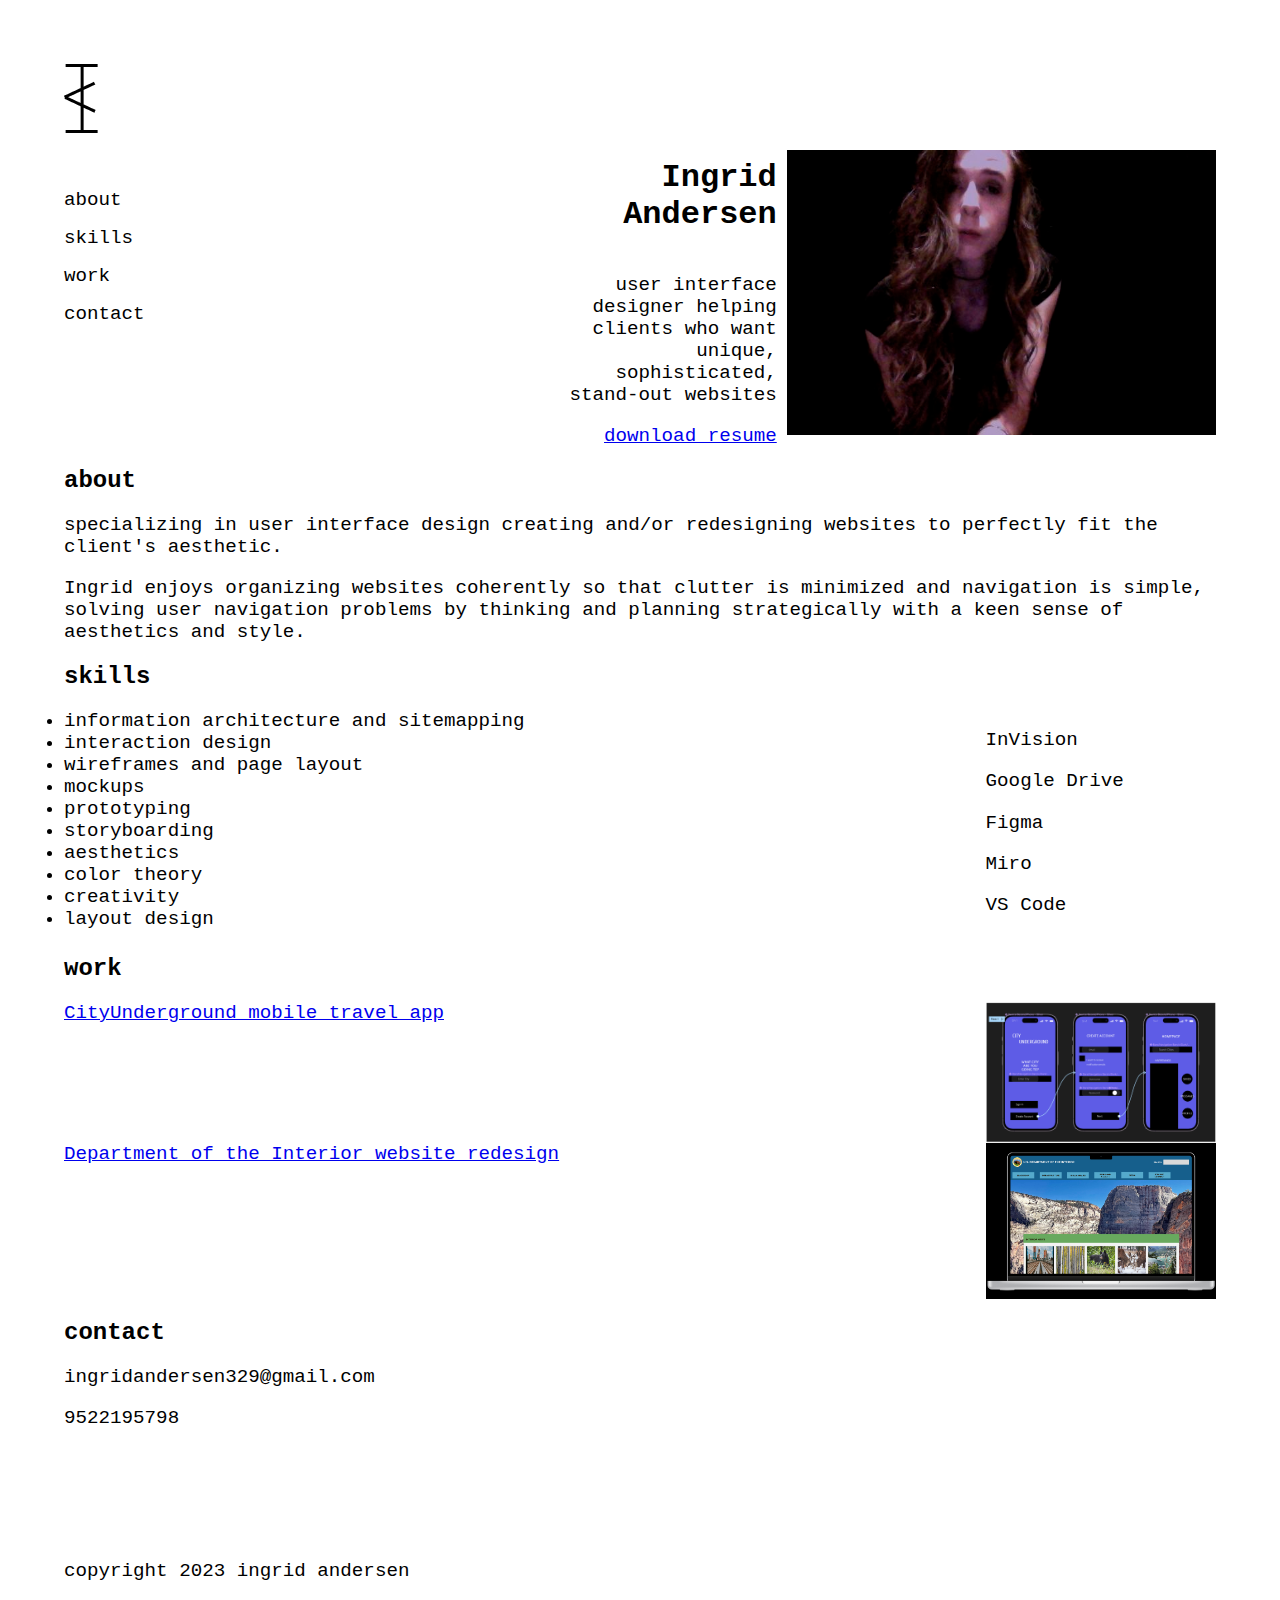
<file: index.html>
<!DOCTYPE html>
<html lang="en">
<head>
    <meta charset="UTF-8">
    <meta http-equiv="X-UA-Compatible" content="IE=edge">
    <meta name="viewport" content="width=device-width, initial-scale=1.0">
    <link rel="stylesheet" type="text/css" href="./css/style.css">
    <script src="https://ajax.googleapis.com/ajax/libs/jquery/3.6.3/jquery.min.js"></script>
    <title>Document</title>
</head>
<body>
   <header class="navigation">
     <div class="inline-block and logo">
        <img src="./images/logo.png">
     </div>
   </header>
    <nav>
        <ul>
            <li><a class="page-scroll" onclick="down1()">about</a></li>
            <li><a class="page-scroll" onclick="down2()">skills</a></li>
            <li><a class="page-scroll" onclick="down3()">work</a></li>
            <li><a class="page-scroll" onclick="down4()">contact</a></li>
        </ul>
        <div class="content">
            <div class="contentText">
             <h1>Ingrid Andersen</h1>
             <p>user interface designer helping clients who want unique, sophisticated, stand-out websites</p>
             <a href="./images/Ingrid Andersen resume.docx.pdf">download resume</a>
            </div>
            <img src="./images/facing forward 1.png" class="heroImg">
        </div>
    </nav>
    <section class="about" id="about">
        <h2>about</h2>
        <p>specializing in user interface design creating and/or redesigning websites to perfectly fit the client's aesthetic.</p>
        <p>Ingrid enjoys organizing websites coherently so that clutter is minimized and navigation is simple, solving user navigation problems by thinking and planning strategically with a keen sense of aesthetics and style.</p>
    </section>
    <section class="skills" id="skills">
        <h2>skills</h2>
        <div class="workGrid">
            <ul2>
                <li>information architecture and sitemapping</li>
                <li>interaction design</li>
                <li>wireframes and page layout</li>
                <li>mockups</li>
                <li>prototyping</li>
                <li>storyboarding</li>
                <li>aesthetics</li>
                <li>color theory</li>
                <li>creativity</li>
                <li>layout design</li>
            </ul2>
            <div>
                <p>InVision</p>
                <p>Google Drive</p>
                <p>Figma</p>
                <p>Miro</p>
                <p>VS Code</p>
            </div>
        </div>
    </section>
    <section class="work" id="work">
        <h2>work</h2>
        <div class="workGrid">

            <a href="./cityunderground.html">CityUnderground mobile travel app</a>
            <img src="./images/cityunderground prototype.png">

            <a href="./doi.html">Department of the Interior website redesign</a>
            <img src="./images/doi desktop.png">
        </div>
    </section>
    <section class="contact" id="contact">
        <h2>contact</h2>
        <p>ingridandersen329@gmail.com</p>
        <p>9522195798</p>
    </section>

    <footer>
        <p>copyright 2023 ingrid andersen</p>
    </footer>
    <script src="./js/index.js"></script>
</body>
</html>
</file>
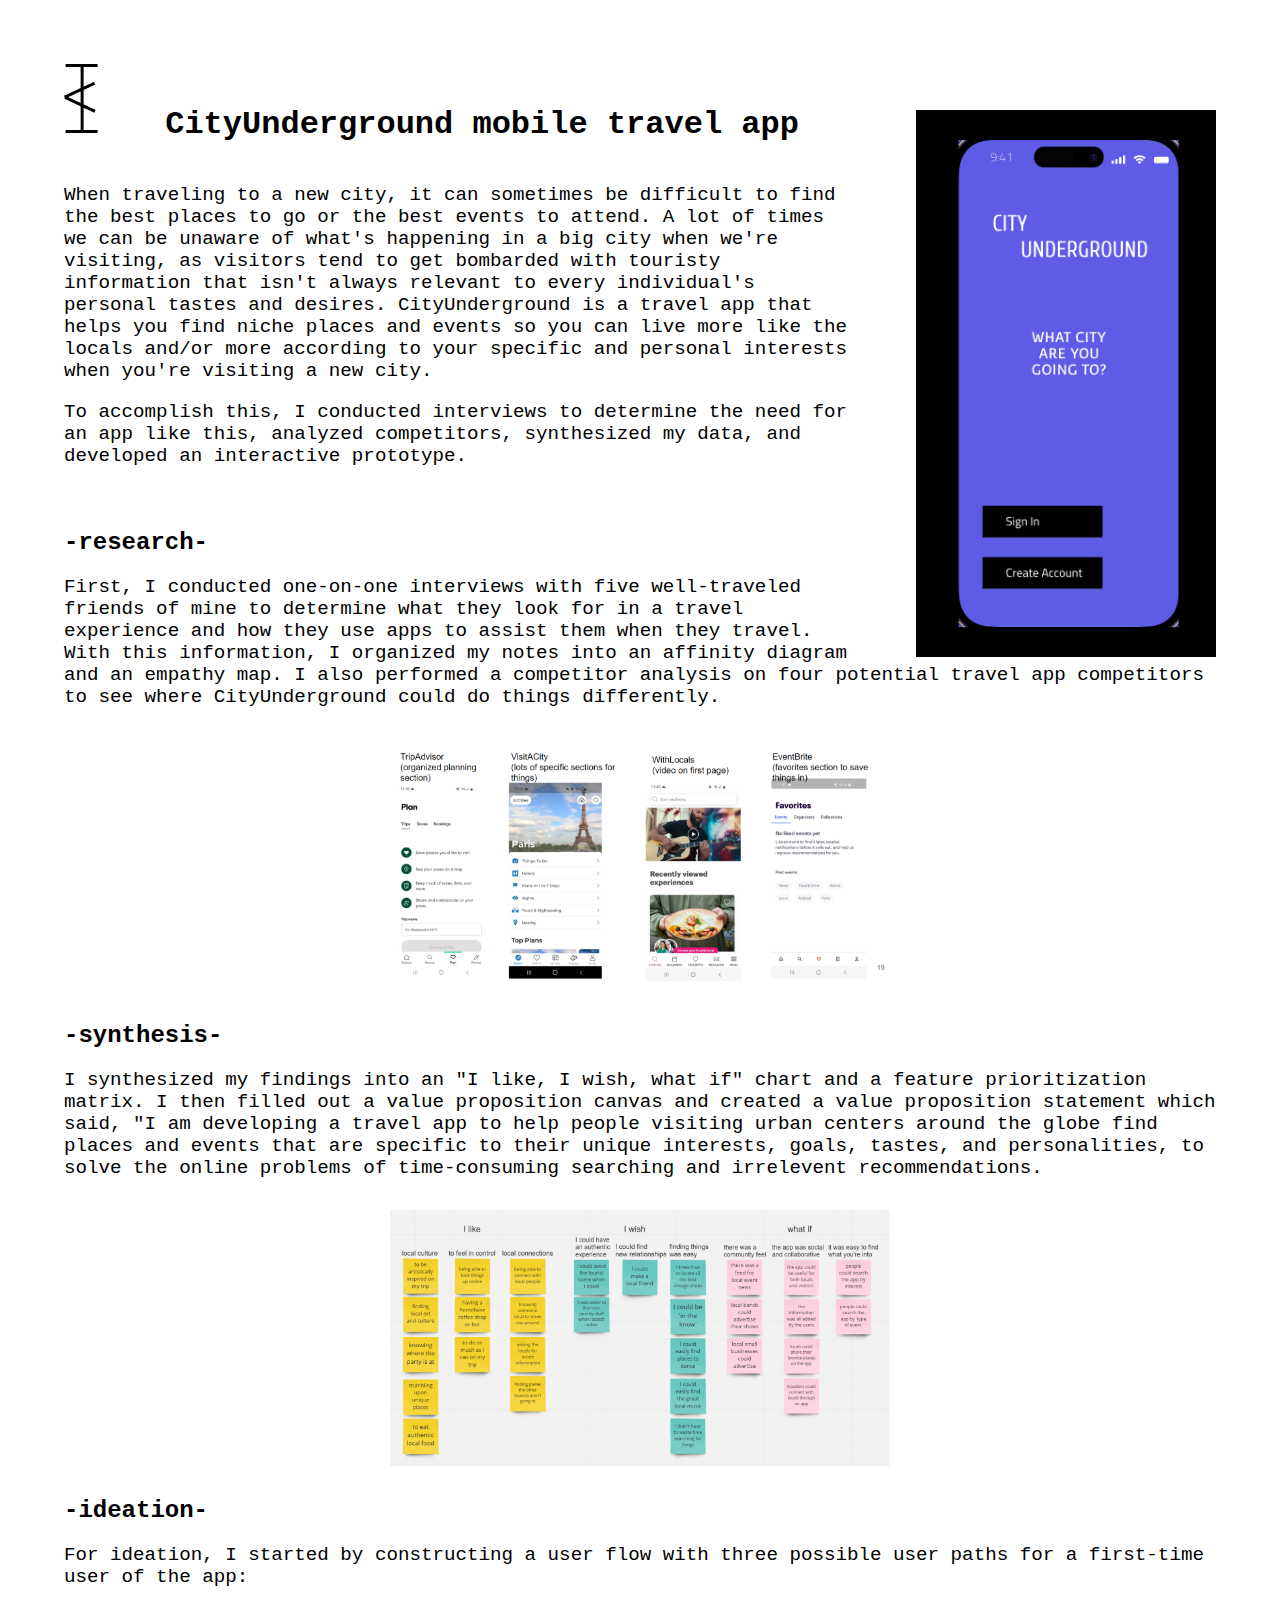
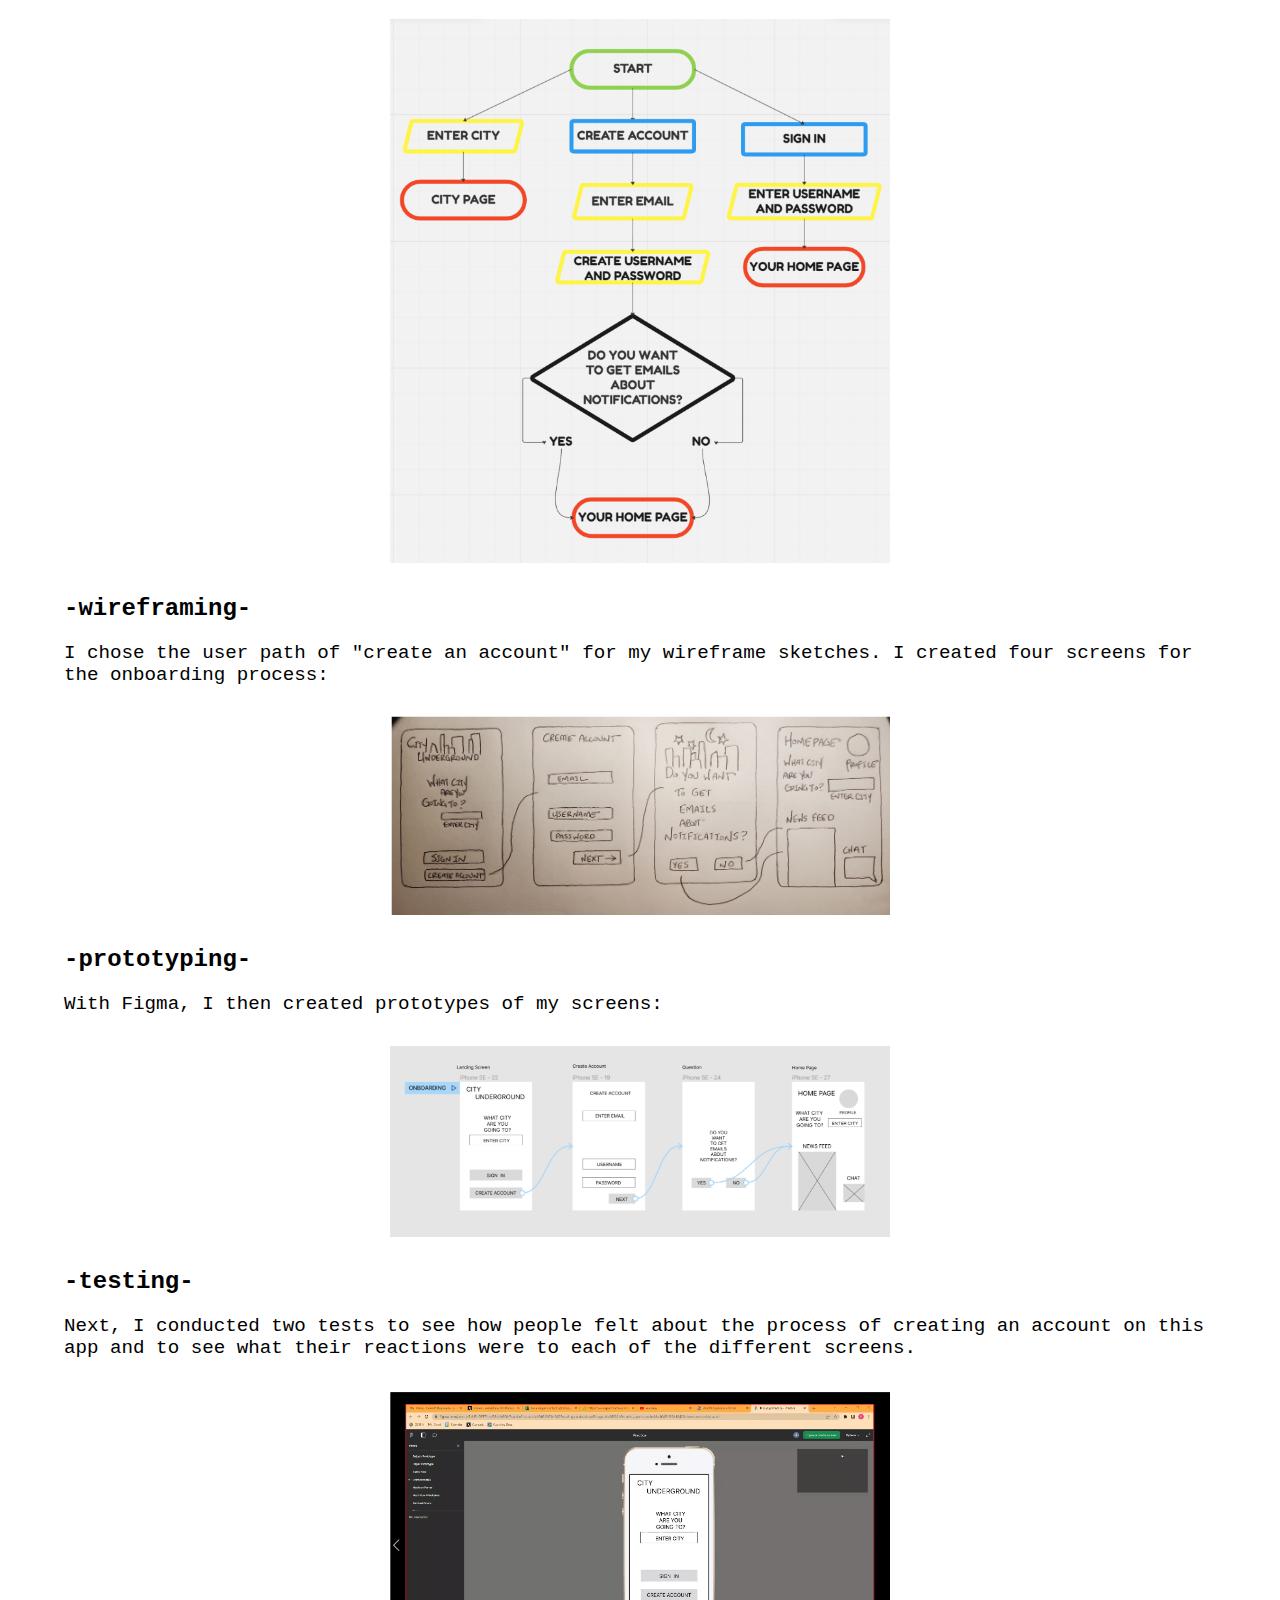
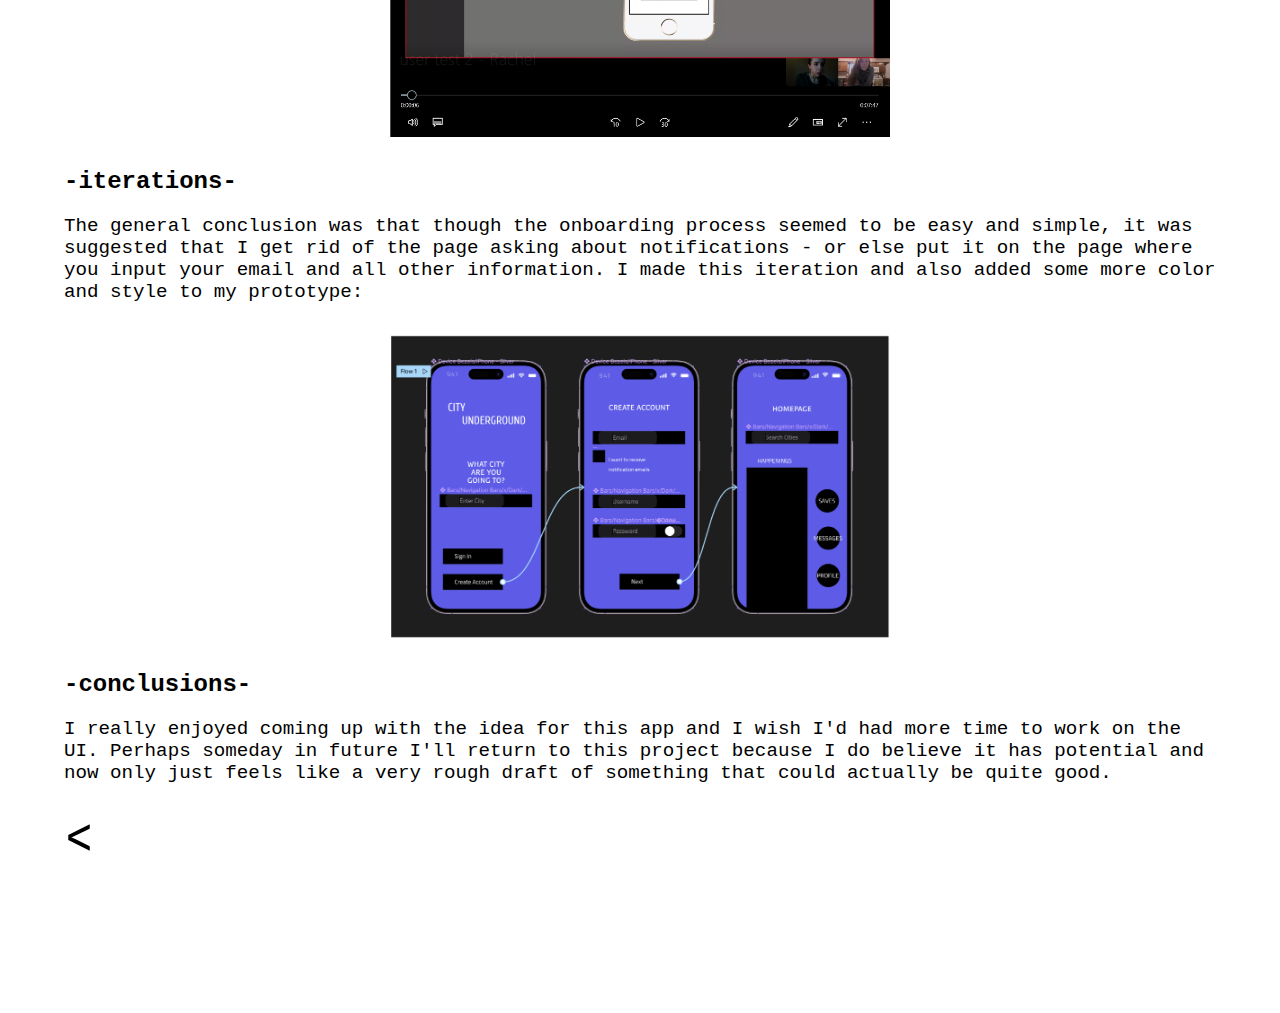
<file: cityunderground.html>
<!DOCTYPE html>
<html lang="en">
<head>
    <meta charset="UTF-8">
    <meta http-equiv="X-UA-Compatible" content="IE=edge">
    <meta name="viewport" content="width=device-width, initial-scale=1.0">
    <link rel="stylesheet" type="text/css" href="./css/style.css">
    <script src="https://ajax.googleapis.com/ajax/libs/jquery/3.6.3/jquery.min.js"></script>
    <title>Document</title>
</head>
<body>
    <div class="introSummary">
        <img src="./images/logo.png">
        <img src="./images/cityunderground mobile.png" class="mainImg">
        <h1>CityUnderground mobile travel app</h1>
        <p>When traveling to a new city, it can sometimes be difficult to find the best places to go or the best events to attend. A lot of times we can be unaware of what's happening in a big city when we're visiting, as visitors tend to get bombarded with touristy information that isn't always relevant to every individual's personal tastes and desires. CityUnderground is a travel app that helps you find niche places and events so you can live more like the locals and/or more according to your specific and personal interests when you're visiting a new city.</p>
        <p>To accomplish this, I conducted interviews to determine the need for an app like this, analyzed competitors, synthesized my data, and developed an interactive prototype.</p>
    </div>
    <section class="research" id="research">
        <h2>-research-</h2>
        <p>First, I conducted one-on-one interviews with five well-traveled friends of mine to determine what they look for in a travel experience and how they use apps to assist them when they travel. With this information, I organized my notes into an affinity diagram and an empathy map. I also performed a competitor analysis on four potential travel app competitors to see where CityUnderground could do things differently.</p>
        <img src="./images/app comparison.png" class="center">
    </section>
    <section class="synthesis" id="synthesis">
        <h2>-synthesis-</h2>
        <p>I synthesized my findings into an "I like, I wish, what if" chart and a feature prioritization matrix. I then filled out a value proposition canvas and created a value proposition statement which said, "I am developing a travel app to help people visiting urban centers around the globe find places and events that are specific to their unique interests, goals, tastes, and personalities, to solve the online problems of time-consuming searching and irrelevent recommendations.</p>
        <img src="./images/i like, i wish, what if.png" class="center">
    </section>
    <section class="ideation" id="ideation">
        <h2>-ideation-</h2>
        <p>For ideation, I started by constructing a user flow with three possible user paths for a first-time user of the app:</p>
        <img src="./images/user flow.png" class="center">
    </section>
    <section class="wireframing" id="wireframing">
        <h2>-wireframing-</h2>
        <p>I chose the user path of "create an account" for my wireframe sketches. I created four screens for the onboarding process:</p>
        <img src="./images/wireframe sketch.png" class="center">
    </section>
    <section class="prototyping" id="prototyping">
        <h2>-prototyping-</h2>
        <p>With Figma, I then created prototypes of my screens:</p>
        <img src="./images/wireframe prototype.png" class="center">
    </section>
    <section class="testing" id="testing">
        <h2>-testing-</h2>
        <p>Next, I conducted two tests to see how people felt about the process of creating an account on this app and to see what their reactions were to each of the different screens.</p>
        <img src="./images/user test.png" class="center">
    </section>
    <section class="iterations" id="iterations">
        <h2>-iterations-</h2>
        <p>The general conclusion was that though the onboarding process seemed to be easy and simple, it was suggested that I get rid of the page asking about notifications - or else put it on the page where you input your email and all other information. I made this iteration and also added some more color and style to my prototype:</p>
        <img src="./images/cityunderground prototype.png" class="center">
    </section>
    <section class="conclusions" id="conclusions">
        <h2>-conclusions-</h2>
        <p>I really enjoyed coming up with the idea for this app and I wish I'd had more time to work on the UI. Perhaps someday in future I'll return to this project because I do believe it has potential and now only just feels like a very rough draft of something that could actually be quite good.</p>
    </section>
    <a href="./index.html"><img src="./images/back button.png" alt=""></a>
</body>
</html>
</file>
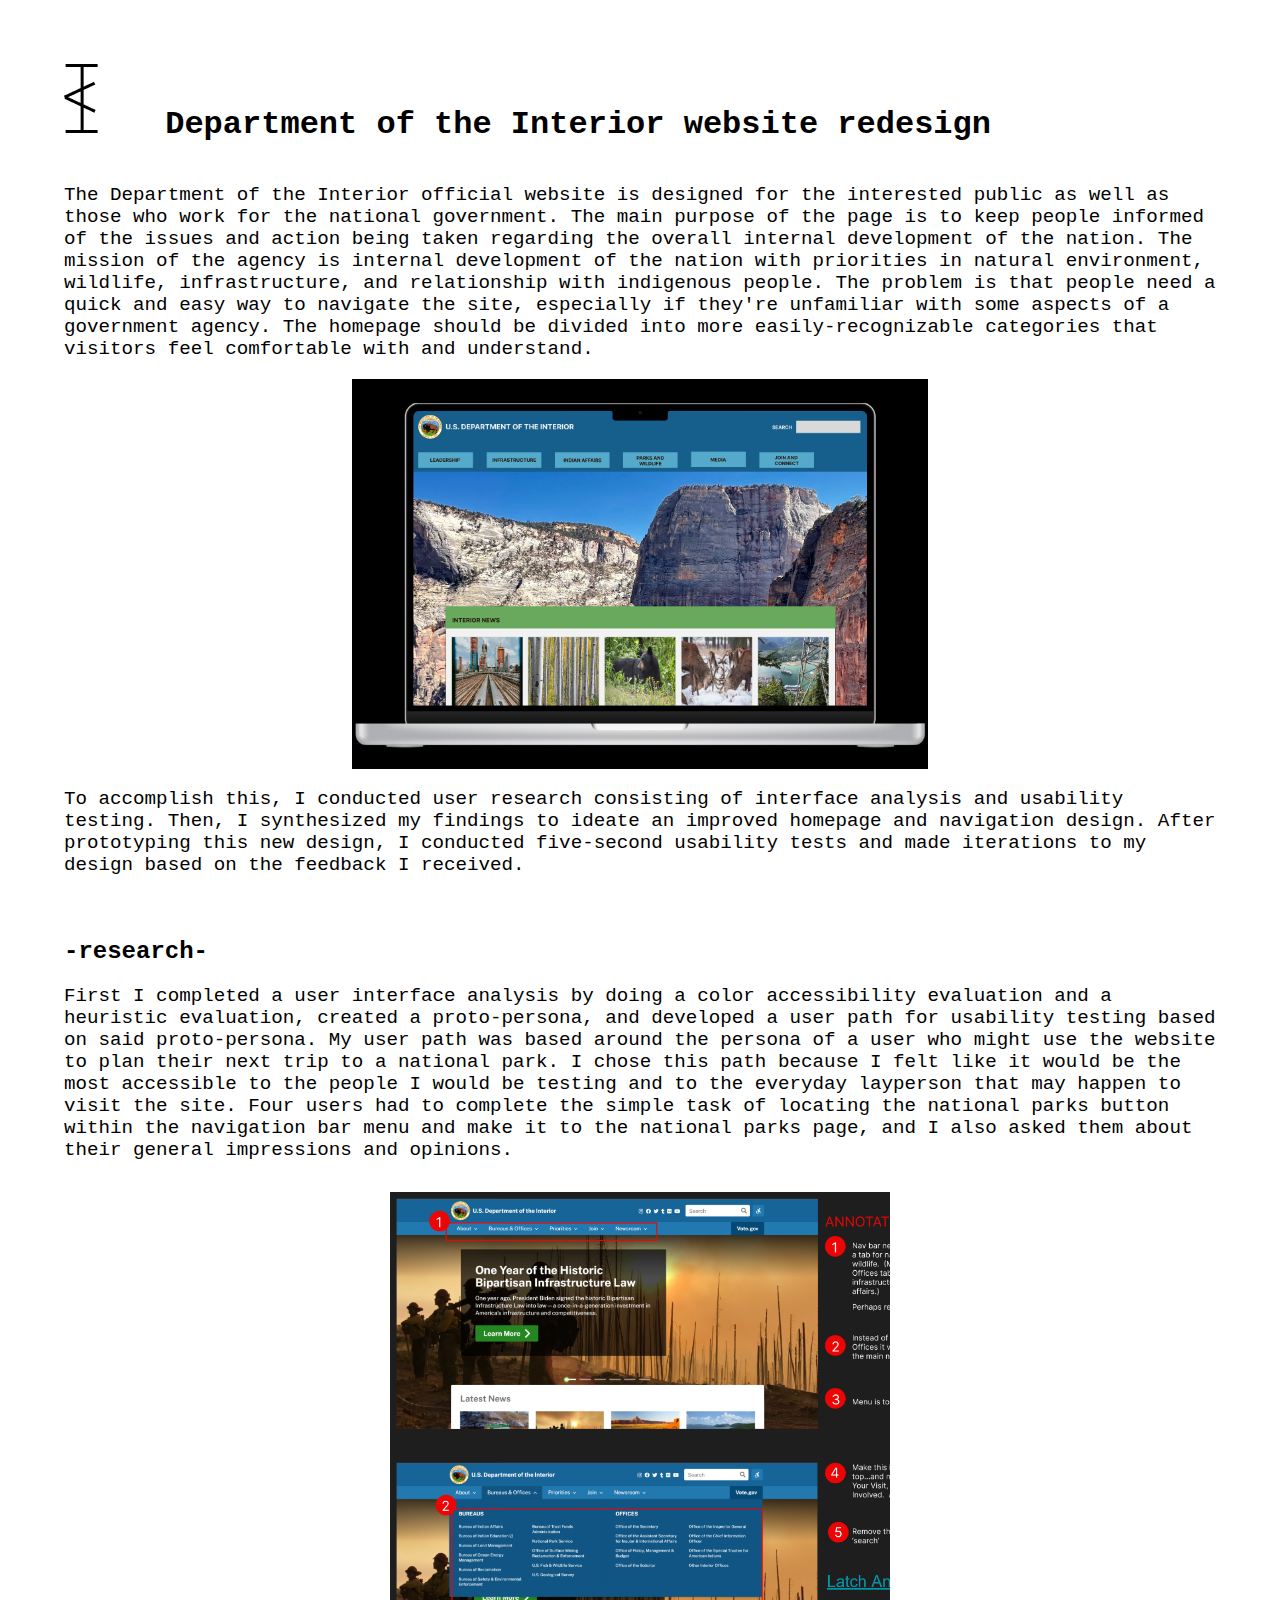
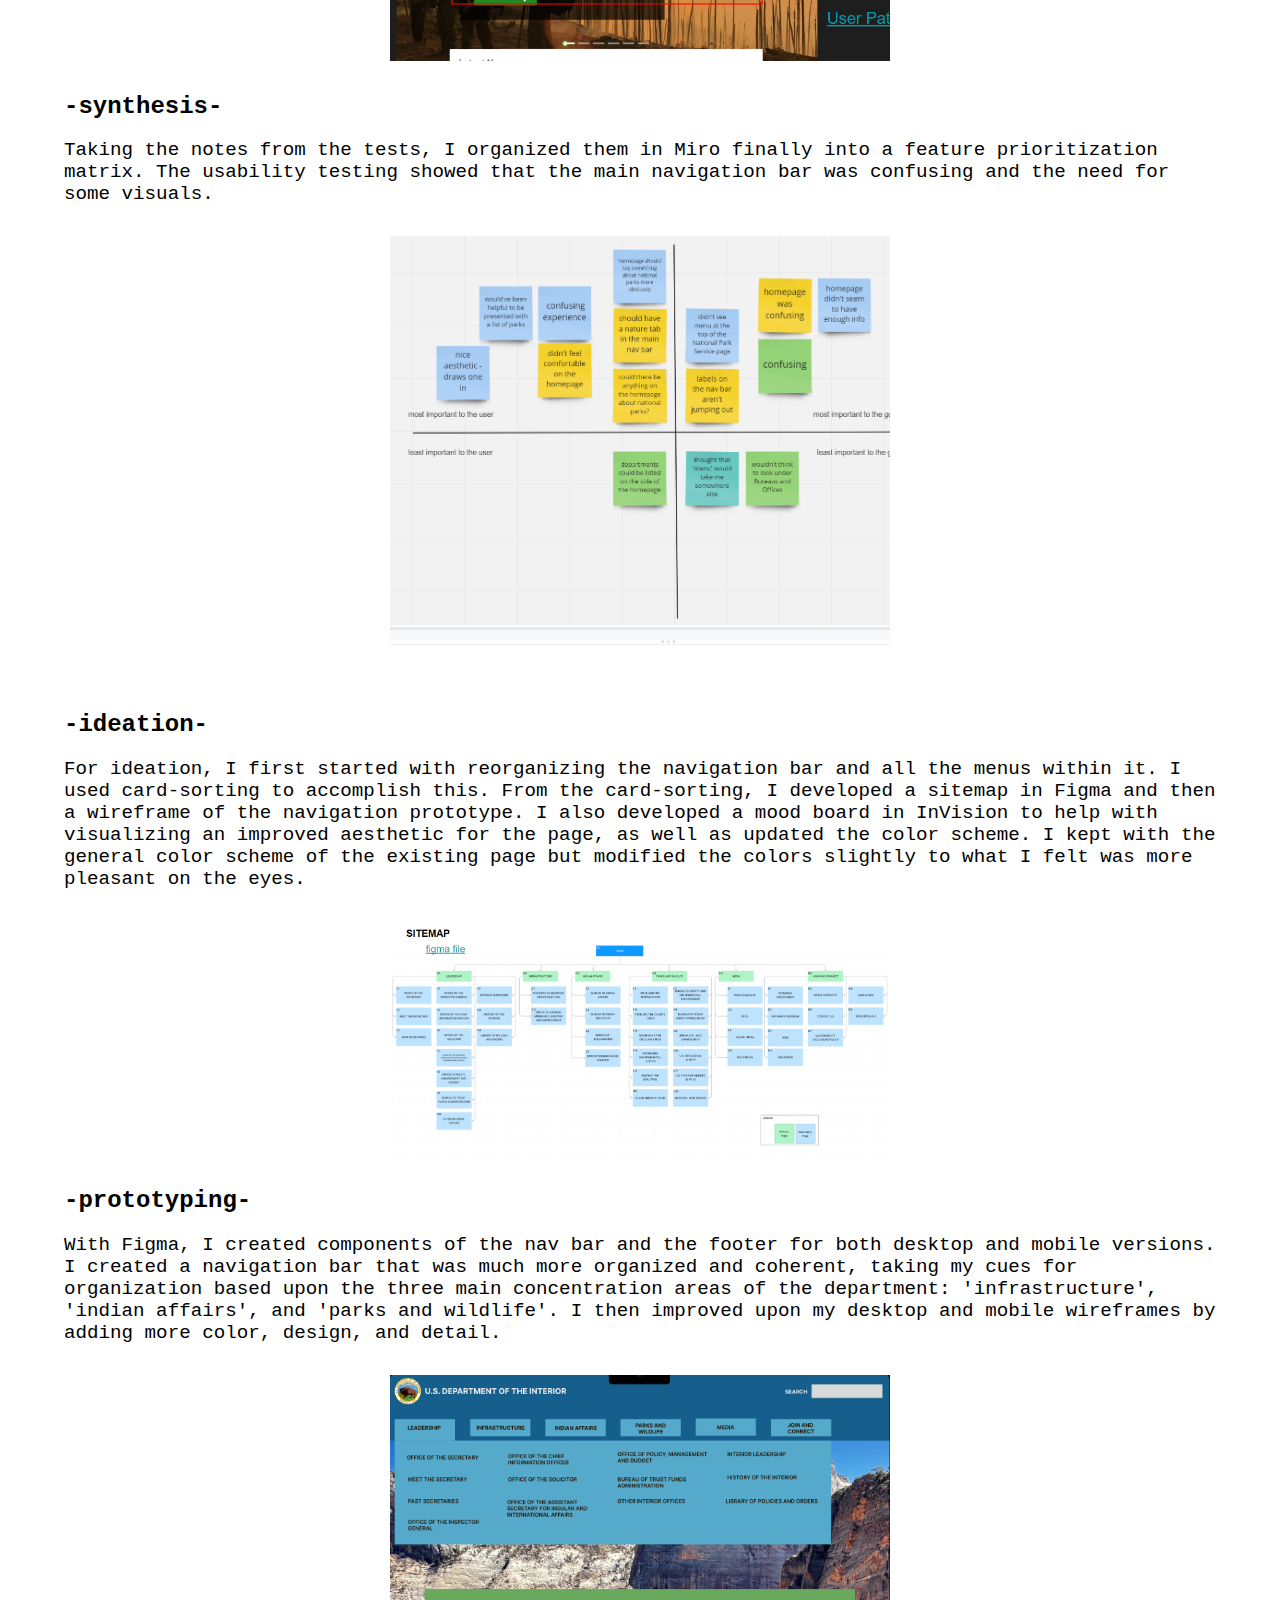
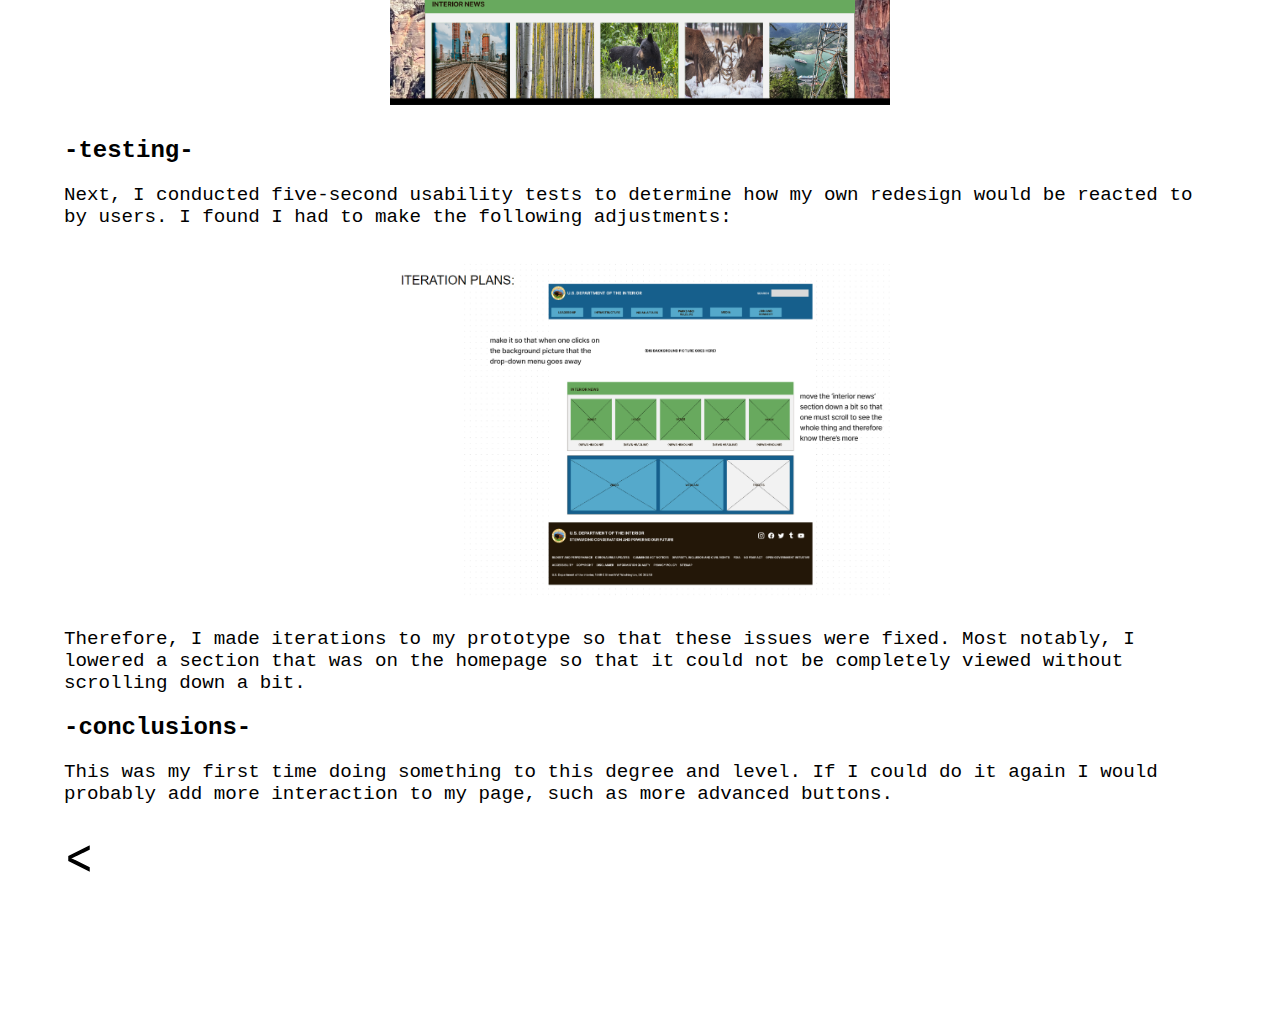
<file: doi.html>
<!DOCTYPE html>
<html lang="en">
<head>
    <meta charset="UTF-8">
    <meta http-equiv="X-UA-Compatible" content="IE=edge">
    <meta name="viewport" content="width=device-width, initial-scale=1.0">
    <link rel="stylesheet" type="text/css" href="./css/style.css">
    <script src="https://ajax.googleapis.com/ajax/libs/jquery/3.6.3/jquery.min.js"></script>
    <title>Document</title>
</head>
<body>
    <div class="introSummary">
        <img src="./images/logo.png">
        <h1>Department of the Interior website redesign</h1>
        <p>The Department of the Interior official website is designed for the interested public as well as those who work for the national government. The main purpose of the page is to keep people informed of the issues and action being taken regarding the overall internal development of the nation. The mission of the agency is internal development of the nation with priorities in natural environment, wildlife, infrastructure, and relationship with indigenous people. The problem is that people need a quick and easy way to navigate the site, especially if they're unfamiliar with some aspects of a government agency. The homepage should be divided into more easily-recognizable categories that visitors feel comfortable with and understand.</p>
        <img src="./images/doi desktop.png" class="center">
        <p>To accomplish this, I conducted user research consisting of interface analysis and usability testing. Then, I synthesized my findings to ideate an improved homepage and navigation design. After prototyping this new design, I conducted five-second usability tests and made iterations to my design based on the feedback I received.</p>
    </div>
    <section class="research" id="research">
        <h2>-research-</h2>
        <p>First I completed a user interface analysis by doing a color accessibility evaluation and a heuristic evaluation, created a proto-persona, and developed a user path for usability testing based on said proto-persona. My user path was based around the persona of a user who might use the website to plan their next trip to a national park. I chose this path because I felt like it would be the most accessible to the people I would be testing and to the everyday layperson that may happen to visit the site. Four users had to complete the simple task of locating the national parks button within the navigation bar menu and make it to the national parks page, and I also asked them about their general impressions and opinions.</p>
        <img src="./images/heuristic evaluation.png" class="center">
    </section>
    <section class="synthesis" id="synthesis">
        <h2>-synthesis-</h2>
        <p>Taking the notes from the tests, I organized them in Miro finally into a feature prioritization matrix. The usability testing showed that the main navigation bar was confusing and the need for some visuals.</p>
        <img src="./images/feature prioritization matrix.png" class="center">
    </section>
    <section class="ideation" id="ideation">
        <h2>-ideation-</h2>
        <p>For ideation, I first started with reorganizing the navigation bar and all the menus within it. I used card-sorting to accomplish this. From the card-sorting, I developed a sitemap in Figma and then a wireframe of the navigation prototype. I also developed a mood board in InVision to help with visualizing an improved aesthetic for the page, as well as updated the color scheme. I kept with the general color scheme of the existing page but modified the colors slightly to what I felt was more pleasant on the eyes.</p>
        <img src="./images/sitemap.png" class="center">
    </section>
    <section class="prototyping" id="prototyping">
        <h2>-prototyping-</h2>
        <p>With Figma, I created components of the nav bar and the footer for both desktop and mobile versions. I created a navigation bar that was much more organized and coherent, taking my cues for organization based upon the three main concentration areas of the department: 'infrastructure', 'indian affairs', and 'parks and wildlife'. I then improved upon my desktop and mobile wireframes by adding more color, design, and detail.</p>
        <img src="./images/nav bar look.png" class="center">
    </section>
    <section class="testing" id="testing">
        <h2>-testing-</h2>
        <p>Next, I conducted five-second usability tests to determine how my own redesign would be reacted to by users. I found I had to make the following adjustments:</p>
        <img src="./images/iterations.png" class="center">
        <p>Therefore, I made iterations to my prototype so that these issues were fixed. Most notably, I lowered a section that was on the homepage so that it could not be completely viewed without scrolling down a bit.</p>
    </section>
    <section class="conclusions" id="conclusions">
        <h2>-conclusions-</h2>
        <p>This was my first time doing something to this degree and level. If I could do it again I would probably add more interaction to my page, such as more advanced buttons.</p>
    </section>
    <a href="./index.html"><img src="./images/back button.png" alt=""></a>
</body>
</html>
</file>
<file: css/style.css>
html {
    scroll-behavior: smooth;
}

body {
    margin: 5%;
    font-family: "JetBrains Mono", monospace;
}

.logo {
    width: 23%;
}

p {
    font-family: "JetBrains Mono", monospace;
    font-size: larger;
}

nav {
    display: flex;
}
a {
    font-size: larger;
}
a:hover {
    color: blueviolet;
}

nav li {
    list-style: none;
    padding-top: 20%;
}

nav ul {
    margin-block-start: 0em !important;
    padding-inline-start: 0px !important;
    padding-top: 3%;
}

button {
    padding-right: 5%;
}

.heroImg {
    height: auto;
    width: 40%;
    padding-left: 1%;
    object-fit: contain;
}

.content {
    display: flex;
    justify-content: flex-end;
    width: 100%;
}

.contentText {
    display: flex;
    flex-direction: column;
    align-items: flex-end;
    width: 20%;
    text-align: right;
}

.workGrid {
    display: grid;
    grid-template-columns: 80% 20%;
}

.workGrid img {
    width: 100%;
    height: auto;
}
ul2 {
    font-size: larger;
}

footer {
    padding-top: 8%;
}

.mainImg {
    width: 300px;
    height: auto;
    float: right;
    margin-top: auto;
    padding-top: 4%;
    padding-left: 5%;
}

h1 {
    display: inline-block;
    padding-inline-start: 5%;
}

.introSummary {
    padding-bottom: 2%;
}

.research img {
    width: 500px;
    height: auto;
    padding-top: 1%;
    padding-bottom: 1%;
}

.synthesis img {
    width: 500px;
    height: auto;
    padding-top: 1%;
    padding-bottom: 1%;
}

.ideation img {
    width: 500px;
    height: auto;
    padding-top: 1%;
    padding-bottom: 1%;
}

.wireframing img {
    width: 500px;
    height: auto;
    padding-top: 1%;
    padding-bottom: 1%;
}

.prototyping img {
    width: 500px;
    height: auto;
    padding-top: 1%;
    padding-bottom: 1%;
}

.testing img {
    width: 500px;
    height: auto;
    padding-top: 1%;
    padding-bottom: 1%;
}

.iterations img {
    width: 500px;
    height: auto;
    padding-top: 1%;
    padding-bottom: 1%;
}

.center {
    display: block;
    margin-left: auto;
    margin-right: auto;
    width: 50%;
}

@media only screen and (max-width: 600px) {
    .workGrid {
        flex-direction: column;
        width: 100%;
        grid-template-columns: 80% 20%;
    }

    nav {
        flex-direction: column-reverse;
    }

    nav ul {
        display: flex;
        width: 100%;
        justify-content: flex-end;
    }

    nav li {
        padding: 0% 20px;
    }

    .content {
        justify-content: flex-start;
    }

    .heroImg {
        width: 70%;
        height: auto;
    }

    .contentText {
        width: 25%;
    }
}

@media only screen and (max-width: 960px) and (min-width: 600px) {
    .heroImg {
        width: 60%;
        height: auto;
    }
}
</file>
